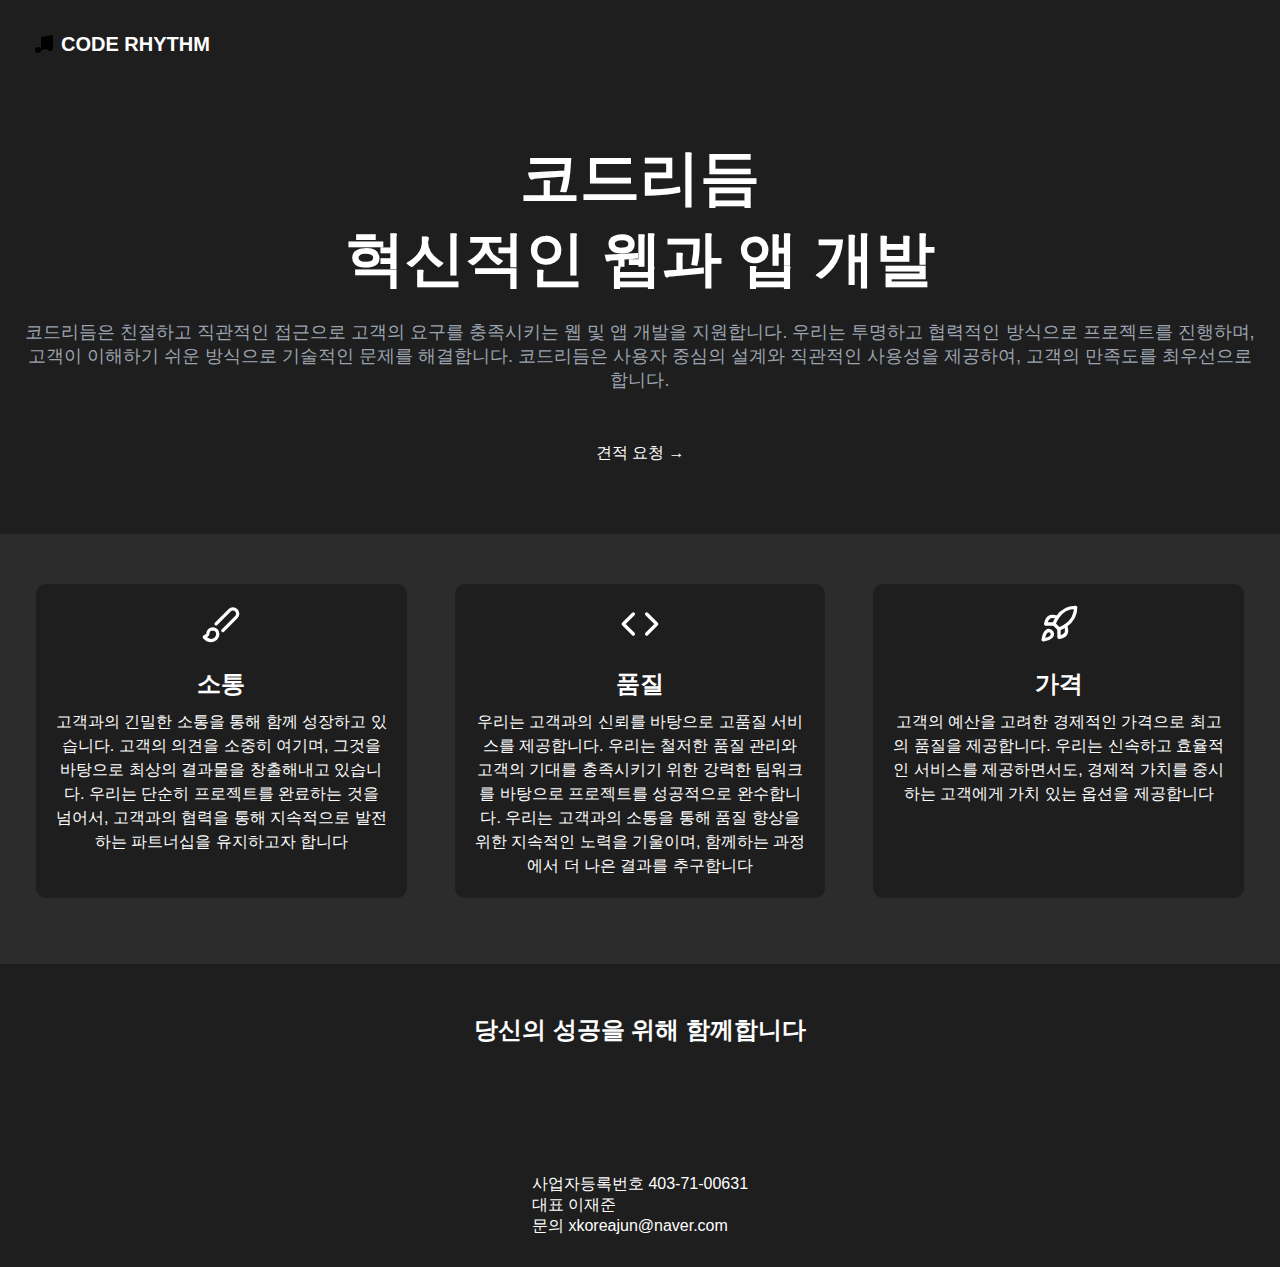
<file: index.html>
<!DOCTYPE html>
<html lang="ko">
<head>
  <meta charset="UTF-8">
  <meta name="viewport" content="width=device-width, initial-scale=1.0">
  <title>Document</title>
  <link rel="stylesheet" href="/styles.css">
  <script type = "text/javascript" src="/index.js"></script>
</head>
<body>
<header>
  <a href="#">
    <svg xmlns="http://www.w3.org/2000/svg" width="24" height="24" viewBox="0 0 24 24">
      <path d="M9 18V5l12-2v13"></path>
      <circle cx="6" cy="18" r="3"></circle>
      <circle cx="18" cy="16" r="3"></circle>
    </svg>
    CODE RHYTHM
  </a>
  <!--  pc 화면 메뉴  -->
  <!--    <nav>-->
  <!--        <a href="#">Home</a>-->
  <!--        <a href="#">Services</a>-->
  <!--        <a href="#">Portfolio</a>-->
  <!--        <a href="#">About</a>-->
  <!--        <a href="#">Contact</a>-->
  <!--    </nav>-->
  <!--    <button class="btn-primary">Get a Quote</button>-->
  <!--  모바일 화면 메뉴  -->
  <!--    <div class="header-menu-wrapper">-->
  <!--        <div class="header-menu-container">-->
  <!--            <nav>-->
  <!--                <a href="#">Home</a>-->
  <!--                <a href="#">Services</a>-->
  <!--                <a href="#">Portfolio</a>-->
  <!--                <a href="#">About</a>-->
  <!--                <a href="#">Contact</a>-->
  <!--            </nav>-->
  <!--            <button class="btn-primary">Get a Quote</button>-->
  <!--        </div>-->
  <!--        <button class="hamburger-menu">&#9776;</button>-->
  <!--    </div>-->
</header>
<main class="bg-gradient-to-br">
  <div class="container">
    <h1 style="font-size: 60px;">코드리듬<br/>혁신적인 웹과 앱 개발</h1>
    <p>코드리듬은 친절하고 직관적인 접근으로 고객의 요구를 충족시키는 웹 및 앱 개발을 지원합니다. 우리는 투명하고 협력적인 방식으로 프로젝트를 진행하며, 고객이 이해하기 쉬운 방식으로 기술적인 문제를 해결합니다. 코드리듬은 사용자 중심의 설계와 직관적인 사용성을 제공하여, 고객의 만족도를 최우선으로 합니다.</p>
    <a target="_blank" href="https://soomgo.com/profile/users/12545646"><button class="btn-secondary">견적 요청 <span style="line-height: 2">→
</span></button></a>
  </div>
</main>
<section class="features">
  <div class="container">
    <div class="feature">
      <svg xmlns="http://www.w3.org/2000/svg" viewBox="0 0 24 24"><path d="M9.06 11.9 17.13 3.84a2.85 2.85 0 1 1 4.03 4.03l-8.06 8.08"></path><path d="M7.07 14.94c-1.66 0-3 1.35-3 3.02 0 1.33-2.5 1.52-2 2.02 1.08 1.1 2.49 2.02 4 2.02 2.2 0 4-1.8 4-4.04a3.01 3.01 0 0 0-3-3.02z"></path></svg>
      <h3>소통</h3>
      <p>고객과의 긴밀한 소통을 통해 함께 성장하고 있습니다. 고객의 의견을 소중히 여기며, 그것을 바탕으로 최상의 결과물을 창출해내고 있습니다. 우리는 단순히 프로젝트를 완료하는 것을 넘어서, 고객과의 협력을 통해 지속적으로 발전하는 파트너십을 유지하고자 합니다</p>
    </div>
    <div class="feature">
      <svg xmlns="http://www.w3.org/2000/svg" viewBox="0 0 24 24"><polyline points="16 18 22 12 16 6"></polyline><polyline points="8 6 2 12 8 18"></polyline></svg>
      <h3>품질</h3>
      <p>우리는 고객과의 신뢰를 바탕으로 고품질 서비스를 제공합니다. 우리는 철저한 품질 관리와 고객의 기대를 충족시키기 위한 강력한 팀워크를 바탕으로 프로젝트를 성공적으로 완수합니다. 우리는 고객과의 소통을 통해 품질 향상을 위한 지속적인 노력을 기울이며, 함께하는 과정에서 더 나은 결과를 추구합니다</p>
    </div>
    <div class="feature">
      <svg xmlns="http://www.w3.org/2000/svg" viewBox="0 0 24 24"><path d="M4.5 16.5c-1.5 1.26-2 5-2 5s3.74-.5 5-2c.71-.84.7-2.13-.09-2.91a2.18 2.18 0 0 0-2.91-.09z"></path><path d="m12 15-3-3a22 22 0 0 1 2-3.95A12.88 12.88 0 0 1 22 2c0 2.72-.78 7.5-6 11a22.35 22.35 0 0 1-4 2z"></path><path d="M9 12H4s.55-3.03 2-4c1.62-1.08 5 0 5 0"></path><path d="M12 15v5s3.03-.55 4-2c1.08-1.62 0-5 0-5"></path></svg>
      <h3>가격</h3>
      <p>고객의 예산을 고려한 경제적인 가격으로 최고의 품질을 제공합니다. 우리는 신속하고 효율적인 서비스를 제공하면서도, 경제적 가치를 중시하는 고객에게 가치 있는 옵션을 제공합니다</p>
    </div>
  </div>
</section>
<section class="testimonials">
  <div class="container">
    <h2>당신의 성공을 위해 함께합니다</h2>
  </div>
</section>
<footer>
  <div class="container">
    <div>
      <a>사업자등록번호</a>
      <a>403-71-00631</a>
      <br/>
      <a>대표</a>
      <a>이재준</a>
      <br/>
      <a>문의</a>
      <a href="mailto:xkoreajun@naver.com">xkoreajun@naver.com</a>
    </div>
  </div>
</footer>
</body>
</html>
</file>
<file: styles.css>
/* Reset styles */
* {
  margin: 0;
  padding: 0;
  box-sizing: border-box;
}

body {
  font-family: 'Inter', sans-serif;
}

/* Custom styles */
.container {
  max-width: 80rem; /* 1280px */
  margin: 0 auto;
  padding: 0 1.25rem; /* 20px */
}

/* Header */
header {
  background-color: #1E1E1E;
  color: white;
  padding: 2rem 2rem; /* 상하 2rem, 좌우 2rem */
  display: flex;
  justify-content: space-between;
  align-items: center;
}

header a {
  display: flex;
  align-items: center;
  gap: 0.3125rem; /* 5px */
  font-size: 1.25rem; /* 20px */
  font-weight: bold;
  text-decoration: none;
  color: inherit;
}

nav {
  display: flex;
  justify-content: center;
}

nav a {
  margin-right: 1.25rem; /* 20px */
  font-size: 1rem; /* 16px */
  text-decoration: none;
  color: inherit;
}

.header-menu-wrapper {
  display: none;
}

/* Button */
.btn-primary {
  max-width: 200px; /* 최대 너비 설정 */
  display: block;
}

button.btn-primary {
  background-color: #FF4F4F;
  color: white;
  border: none;
  position: relative;
  border-radius: 0.3125rem; /* 5px */
  padding: 0.625rem 1.25rem; /* 10px 20px */
  font-size: 1rem; /* 16px */
  cursor: pointer;
  transition: background-color 0.3s ease;
}

button.btn-primary:hover {
  background-color: #FF6B6B;
}

button.hamburger-menu {
  background: none;
  border: none;
  color: white;
  font-size: 1.5rem;
  cursor: pointer;
  display: none;
}

/* Main */
main {
  background-color: #1E1E1E;
  padding: 3.125rem 0; /* 50px */
  text-align: center;
  color: white;
}

main h1 {
  font-size: 2.25rem; /* 36px */
  font-weight: bold;
  margin-bottom: 1.25rem; /* 20px */
}

main p {
  font-size: 1.125rem; /* 18px */
  margin-bottom: 1.875rem; /* 30px */
  color: #9CA3AF;
}

button.btn-secondary {
  background-color: #1E1E1E;
  color: white;
  border: none;
  border-radius: 0.3125rem; /* 5px */
  padding: 0.9375rem 1.875rem; /* 15px 30px */
  font-size: 1rem; /* 16px */
  cursor: pointer;
  transition: background-color 0.3s ease;
}

button.btn-secondary:hover {
  background-color: #333333;
}

/* Features */
.features {
  background-color: #2C2C2C;
  color: white;
  padding: 3.125rem 0; /* 50px */
}

.features .container {
  display: flex;
  justify-content: space-between;
  gap: 1rem; /* 각 feature 사이의 여백 */
  padding: 0 1.25rem; /* 컨테이너 태그의 좌우 여백 */
}

.features .feature {
  flex-basis: calc(50% - 2 * 16px); /* 각 feature 요소의 너비를 계산하여 유동적으로 설정 */
  margin: 0 16px 1rem; /* feature 요소의 좌우 여백을 32px로 고정 */
  text-align: center;
  padding: 1.25rem;
  background-color: #1E1E1E;
  border-radius: 0.625rem; /* 10px */
}

.features svg {
  width: 2.5rem; /* 40px */
  height: 2.5rem; /* 40px */
  fill: none;
  stroke: currentColor;
  stroke-width: 2;
  stroke-linecap: round;
  stroke-linejoin: round;
  margin-bottom: 1.25rem; /* 20px */
}

.features h3 {
  font-size: 1.5rem; /* 24px */
  font-weight: bold;
  margin-bottom: 0.625rem; /* 10px */
}

.features p {
  font-size: 1rem; /* 16px */
  line-height: 1.5;
}

/* Testimonials */
.testimonials {
  background-color: #1E1E1E;
  color: white;
  padding: 3.125rem 0; /* 50px */
}

.testimonials h2 {
  margin: auto;
  text-align: center;
  padding: 0 0 3rem 0;
}

.testimonials .logos {
  display: flex;
  justify-content: center;
  align-items: center;
  gap: 1.25rem; /* 20px */
}

.testimonials .logos img {
  max-width: 6.25rem; /* 100px */
}

/* Footer */
footer {
  background-color: #1E1E1E;
  color: white;
  padding: 1.875rem 0; /* 30px */
}

footer .container {
  display: grid;
  justify-items: center; /* 수평 가운데 정렬 */
  align-items: center; /* 수직 가운데 정렬 */
  gap: 1rem; /* 그리드 아이템 사이의 간격 */
}


footer nav {
  margin-bottom: 1.25rem; /* 20px */
}

footer nav a {
  margin-right: 1.25rem; /* 20px */
  font-size: 1rem; /* 16px */
  color: inherit;
  text-decoration: none;
}

footer div a {
  font-size: 1rem; /* 16px */
  color: inherit;
  text-decoration: none;
}


/* Media Query for Mobile */
@media (max-width: 768px) {
  /* feature */
  .features .container {
    flex-direction: column; /* 768px 이하에서는 요소들을 세로로 배치 */
    align-items: center; /* 가운데 정렬 */
  }

  /* Header */
  header nav {
    display: none; /* 768px 이하에서는 로고를 제외한 나머지 링크 숨김 */
  }
  header .btn-primary {
    display: none; /* 768px 이하에서는 로고를 제외한 나머지 링크 숨김 */
  }

  .header-menu-wrapper {
    display: block; /* 768px 이하에서는 햄버거 메뉴 버튼 표시 */
    position: relative;
  }

  header button.hamburger-menu {
    display: block; /* 768px 이하에서는 햄버거 메뉴 버튼 표시 */
  }

  .header-menu-container {
    display: none;
    position: absolute;
    top: calc(100% + 10px); /* 햄버거 메뉴 바로 아래에 위치하도록 설정 */
    right: 0; /* 오른쪽에서부터 나타나도록 수정 */
    width: 8rem; /* 작은 상자의 너비 조절 */
    padding: 10px;
    background-color: #1E1E1E;
    border-radius: 5px;
  }

  .header-menu-container.open {
    display: block;
  }

  .header-menu-container nav,
  .header-menu-container button {
    display: flex;
    flex-wrap: wrap;
    justify-content: center;
  }

  .header-menu-container a {
    margin: 5px;
    color: white;
    text-decoration: none;
  }

  .header-menu-container button {
    margin-top: 10px;
    background-color: #FF4F4F;
    color: white;
    border: none;
    border-radius: 5px;
    padding: 10px 20px;
    font-size: 16px;
    cursor: pointer;
    transition: background-color 0.3s ease;
  }

  .header-menu-container button:hover {
    background-color: #FF6B6B;
  }
}
</file>
